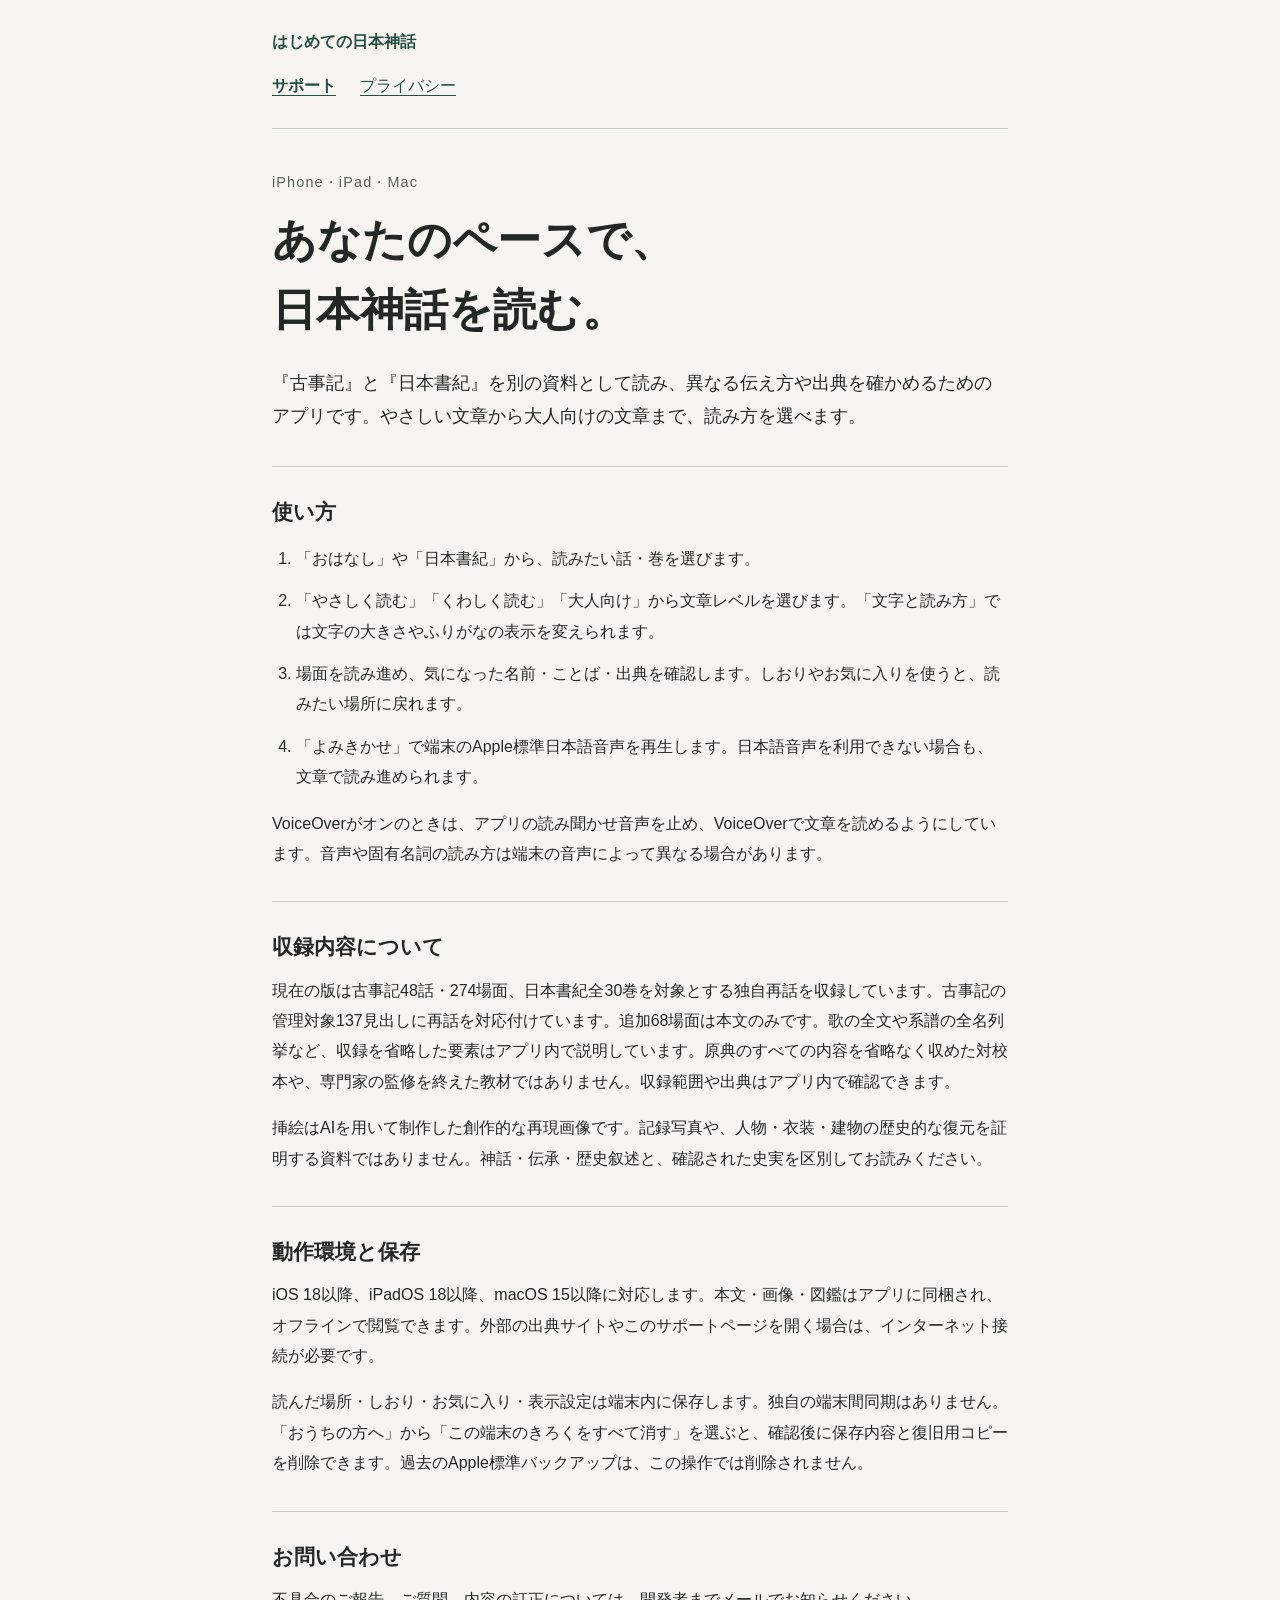
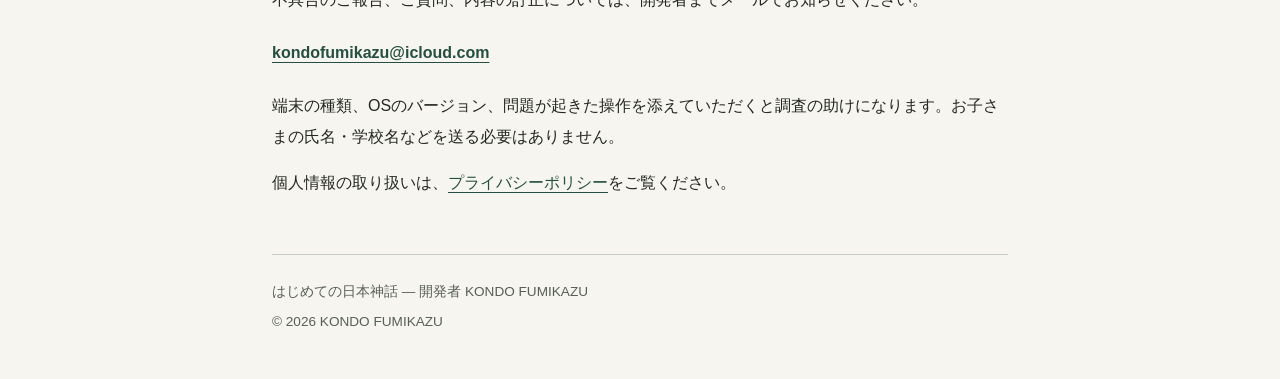
<file: index.html>
<!doctype html>
<html lang="ja">
<head>
  <meta charset="utf-8">
  <meta name="viewport" content="width=device-width, initial-scale=1">
  <meta name="description" content="はじめての日本神話の使い方、お問い合わせ、プライバシーポリシー。iPhone、iPad、Macで古事記と日本書紀を読むアプリです。">
  <title>サポート | はじめての日本神話</title>
  <link rel="stylesheet" href="style.css">
</head>
<body>
  <a class="skip-link" href="#main">本文へ移動</a>
  <header class="site-header">
    <a class="brand" href="./">はじめての日本神話</a>
    <nav aria-label="公開情報">
      <a href="./" aria-current="page">サポート</a>
      <a href="privacy.html">プライバシー</a>
    </nav>
  </header>
  <main id="main">
    <p class="eyebrow">iPhone・iPad・Mac</p>
    <h1>あなたのペースで、<br>日本神話を読む。</h1>
    <p class="lead">『古事記』と『日本書紀』を別の資料として読み、異なる伝え方や出典を確かめるためのアプリです。やさしい文章から大人向けの文章まで、読み方を選べます。</p>
    <section aria-labelledby="usage">
      <h2 id="usage">使い方</h2>
      <ol>
        <li>「おはなし」や「日本書紀」から、読みたい話・巻を選びます。</li>
        <li>「やさしく読む」「くわしく読む」「大人向け」から文章レベルを選びます。「文字と読み方」では文字の大きさやふりがなの表示を変えられます。</li>
        <li>場面を読み進め、気になった名前・ことば・出典を確認します。しおりやお気に入りを使うと、読みたい場所に戻れます。</li>
        <li>「よみきかせ」で端末のApple標準日本語音声を再生します。日本語音声を利用できない場合も、文章で読み進められます。</li>
      </ol>
      <p>VoiceOverがオンのときは、アプリの読み聞かせ音声を止め、VoiceOverで文章を読めるようにしています。音声や固有名詞の読み方は端末の音声によって異なる場合があります。</p>
    </section>
    <section aria-labelledby="content">
      <h2 id="content">収録内容について</h2>
      <p>現在の版は古事記48話・274場面、日本書紀全30巻を対象とする独自再話を収録しています。古事記の管理対象137見出しに再話を対応付けています。追加68場面は本文のみです。歌の全文や系譜の全名列挙など、収録を省略した要素はアプリ内で説明しています。原典のすべての内容を省略なく収めた対校本や、専門家の監修を終えた教材ではありません。収録範囲や出典はアプリ内で確認できます。</p>
      <p>挿絵はAIを用いて制作した創作的な再現画像です。記録写真や、人物・衣装・建物の歴史的な復元を証明する資料ではありません。神話・伝承・歴史叙述と、確認された史実を区別してお読みください。</p>
    </section>
    <section aria-labelledby="requirements">
      <h2 id="requirements">動作環境と保存</h2>
      <p>iOS 18以降、iPadOS 18以降、macOS 15以降に対応します。本文・画像・図鑑はアプリに同梱され、オフラインで閲覧できます。外部の出典サイトやこのサポートページを開く場合は、インターネット接続が必要です。</p>
      <p>読んだ場所・しおり・お気に入り・表示設定は端末内に保存します。独自の端末間同期はありません。「おうちの方へ」から「この端末のきろくをすべて消す」を選ぶと、確認後に保存内容と復旧用コピーを削除できます。過去のApple標準バックアップは、この操作では削除されません。</p>
    </section>
    <section aria-labelledby="contact">
      <h2 id="contact">お問い合わせ</h2>
      <p>不具合のご報告、ご質問、内容の訂正については、開発者までメールでお知らせください。</p>
      <p><a class="contact-link" href="mailto:kondofumikazu@icloud.com">kondofumikazu@icloud.com</a></p>
      <p>端末の種類、OSのバージョン、問題が起きた操作を添えていただくと調査の助けになります。お子さまの氏名・学校名などを送る必要はありません。</p>
      <p>個人情報の取り扱いは、<a href="privacy.html">プライバシーポリシー</a>をご覧ください。</p>
    </section>
  </main>
  <footer>
    <p>はじめての日本神話 — 開発者 KONDO FUMIKAZU</p>
    <p>© 2026 KONDO FUMIKAZU</p>
  </footer>
</body>
</html>
</file>
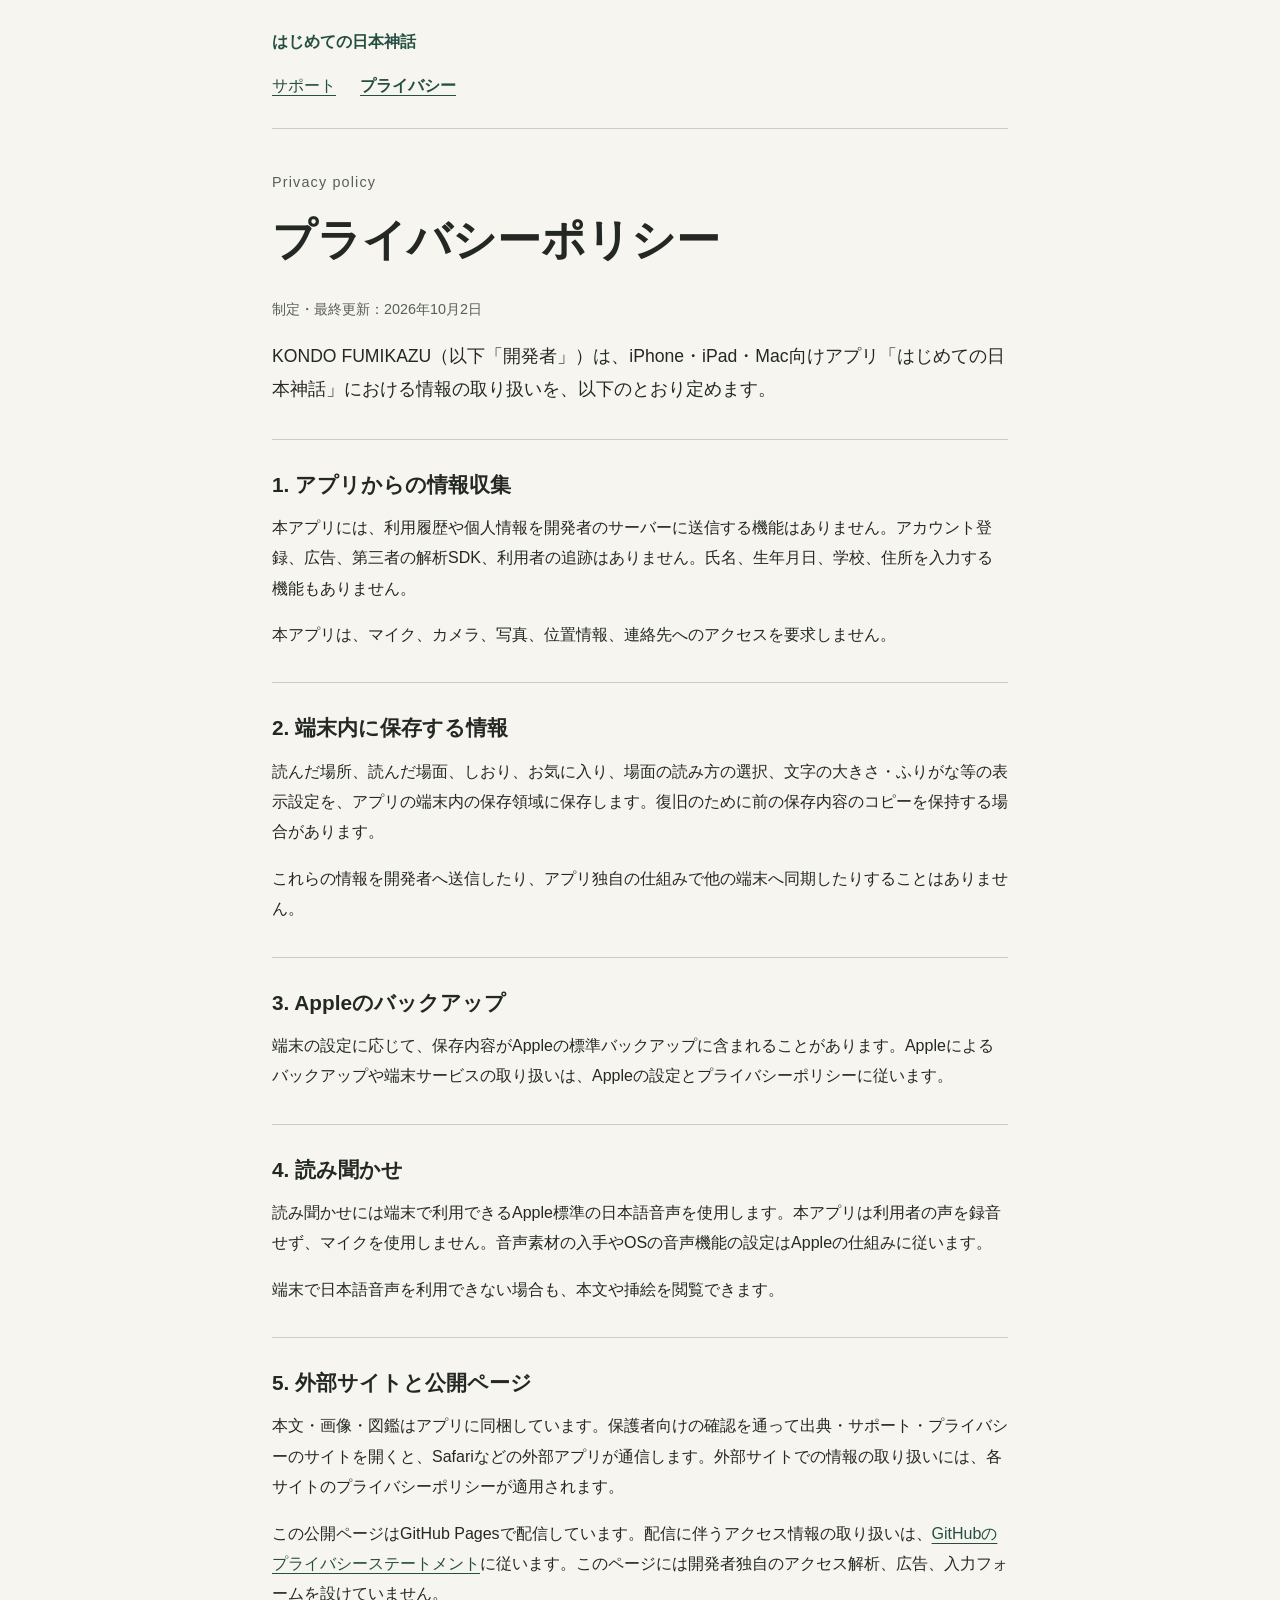
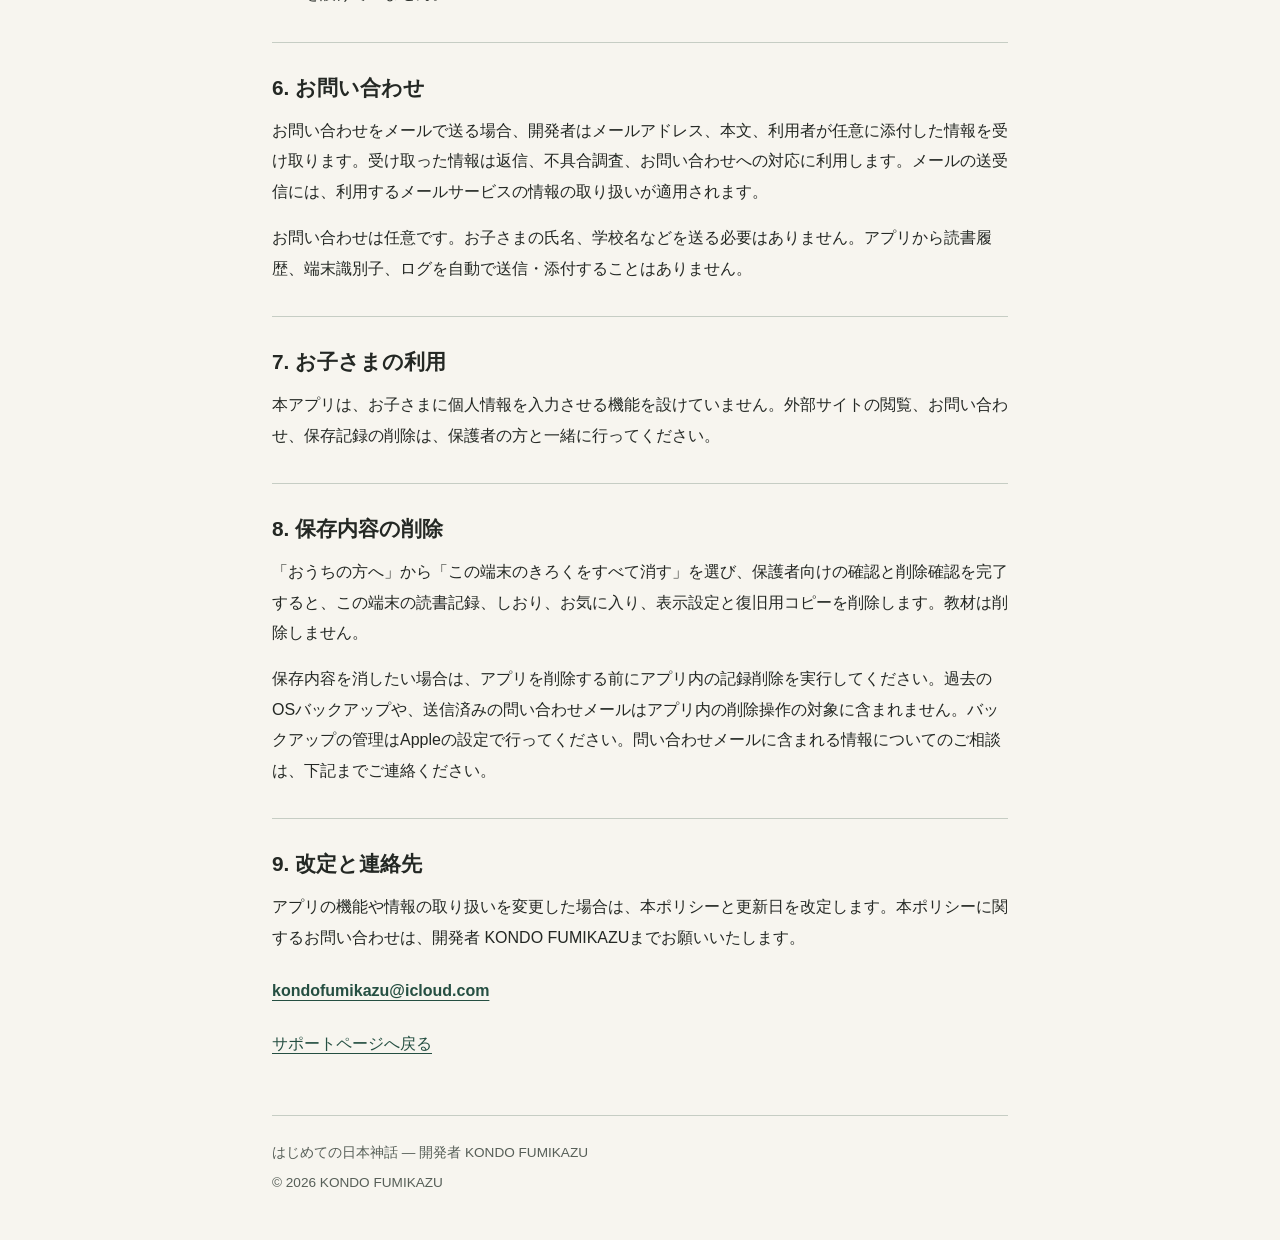
<file: privacy.html>
<!doctype html>
<html lang="ja">
<head>
  <meta charset="utf-8">
  <meta name="viewport" content="width=device-width, initial-scale=1">
  <meta name="description" content="はじめての日本神話のプライバシーポリシー。端末内の読書記録、読み上げ、外部サイト、お問い合わせの情報の取り扱いを説明します。">
  <title>プライバシーポリシー | はじめての日本神話</title>
  <link rel="stylesheet" href="style.css">
</head>
<body>
  <a class="skip-link" href="#main">本文へ移動</a>
  <header class="site-header">
    <a class="brand" href="./">はじめての日本神話</a>
    <nav aria-label="公開情報">
      <a href="./">サポート</a>
      <a href="privacy.html" aria-current="page">プライバシー</a>
    </nav>
  </header>
  <main id="main">
    <p class="eyebrow">Privacy policy</p>
    <h1>プライバシーポリシー</h1>
    <p class="updated">制定・最終更新：<time datetime="2026-10-02">2026年10月2日</time></p>
    <p class="lead">KONDO FUMIKAZU（以下「開発者」）は、iPhone・iPad・Mac向けアプリ「はじめての日本神話」における情報の取り扱いを、以下のとおり定めます。</p>
    <section aria-labelledby="collection">
      <h2 id="collection">1. アプリからの情報収集</h2>
      <p>本アプリには、利用履歴や個人情報を開発者のサーバーに送信する機能はありません。アカウント登録、広告、第三者の解析SDK、利用者の追跡はありません。氏名、生年月日、学校、住所を入力する機能もありません。</p>
      <p>本アプリは、マイク、カメラ、写真、位置情報、連絡先へのアクセスを要求しません。</p>
    </section>
    <section aria-labelledby="local">
      <h2 id="local">2. 端末内に保存する情報</h2>
      <p>読んだ場所、読んだ場面、しおり、お気に入り、場面の読み方の選択、文字の大きさ・ふりがな等の表示設定を、アプリの端末内の保存領域に保存します。復旧のために前の保存内容のコピーを保持する場合があります。</p>
      <p>これらの情報を開発者へ送信したり、アプリ独自の仕組みで他の端末へ同期したりすることはありません。</p>
    </section>
    <section aria-labelledby="backup">
      <h2 id="backup">3. Appleのバックアップ</h2>
      <p>端末の設定に応じて、保存内容がAppleの標準バックアップに含まれることがあります。Appleによるバックアップや端末サービスの取り扱いは、Appleの設定とプライバシーポリシーに従います。</p>
    </section>
    <section aria-labelledby="speech">
      <h2 id="speech">4. 読み聞かせ</h2>
      <p>読み聞かせには端末で利用できるApple標準の日本語音声を使用します。本アプリは利用者の声を録音せず、マイクを使用しません。音声素材の入手やOSの音声機能の設定はAppleの仕組みに従います。</p>
      <p>端末で日本語音声を利用できない場合も、本文や挿絵を閲覧できます。</p>
    </section>
    <section aria-labelledby="external">
      <h2 id="external">5. 外部サイトと公開ページ</h2>
      <p>本文・画像・図鑑はアプリに同梱しています。保護者向けの確認を通って出典・サポート・プライバシーのサイトを開くと、Safariなどの外部アプリが通信します。外部サイトでの情報の取り扱いには、各サイトのプライバシーポリシーが適用されます。</p>
      <p>この公開ページはGitHub Pagesで配信しています。配信に伴うアクセス情報の取り扱いは、<a href="https://docs.github.com/en/site-policy/privacy-policies/github-general-privacy-statement">GitHubのプライバシーステートメント</a>に従います。このページには開発者独自のアクセス解析、広告、入力フォームを設けていません。</p>
    </section>
    <section aria-labelledby="mail">
      <h2 id="mail">6. お問い合わせ</h2>
      <p>お問い合わせをメールで送る場合、開発者はメールアドレス、本文、利用者が任意に添付した情報を受け取ります。受け取った情報は返信、不具合調査、お問い合わせへの対応に利用します。メールの送受信には、利用するメールサービスの情報の取り扱いが適用されます。</p>
      <p>お問い合わせは任意です。お子さまの氏名、学校名などを送る必要はありません。アプリから読書履歴、端末識別子、ログを自動で送信・添付することはありません。</p>
    </section>
    <section aria-labelledby="children">
      <h2 id="children">7. お子さまの利用</h2>
      <p>本アプリは、お子さまに個人情報を入力させる機能を設けていません。外部サイトの閲覧、お問い合わせ、保存記録の削除は、保護者の方と一緒に行ってください。</p>
    </section>
    <section aria-labelledby="deletion">
      <h2 id="deletion">8. 保存内容の削除</h2>
      <p>「おうちの方へ」から「この端末のきろくをすべて消す」を選び、保護者向けの確認と削除確認を完了すると、この端末の読書記録、しおり、お気に入り、表示設定と復旧用コピーを削除します。教材は削除しません。</p>
      <p>保存内容を消したい場合は、アプリを削除する前にアプリ内の記録削除を実行してください。過去のOSバックアップや、送信済みの問い合わせメールはアプリ内の削除操作の対象に含まれません。バックアップの管理はAppleの設定で行ってください。問い合わせメールに含まれる情報についてのご相談は、下記までご連絡ください。</p>
    </section>
    <section aria-labelledby="changes">
      <h2 id="changes">9. 改定と連絡先</h2>
      <p>アプリの機能や情報の取り扱いを変更した場合は、本ポリシーと更新日を改定します。本ポリシーに関するお問い合わせは、開発者 KONDO FUMIKAZUまでお願いいたします。</p>
      <p><a class="contact-link" href="mailto:kondofumikazu@icloud.com">kondofumikazu@icloud.com</a></p>
      <p><a href="./">サポートページへ戻る</a></p>
    </section>
  </main>
  <footer>
    <p>はじめての日本神話 — 開発者 KONDO FUMIKAZU</p>
    <p>© 2026 KONDO FUMIKAZU</p>
  </footer>
</body>
</html>
</file>
<file: style.css>
:root {
  color-scheme: light dark;
  --paper: #f7f5ef;
  --ink: #242824;
  --muted: #575f58;
  --accent: #254f42;
  --line: #c6cdc4;
  --focus: #9b3e15;
}
* { box-sizing: border-box; }
body {
  margin: 0;
  padding: 0 1.25rem;
  color: var(--ink);
  background: var(--paper);
  font-family: -apple-system, BlinkMacSystemFont, "Hiragino Kaku Gothic ProN", "Yu Gothic", sans-serif;
  font-size: 1rem;
  line-height: 1.9;
  overflow-wrap: anywhere;
}
a { color: var(--accent); text-underline-offset: .22em; }
a:focus-visible { outline: 3px solid var(--focus); outline-offset: 5px; border-radius: 2px; }
.site-header, main, footer { max-width: 46rem; margin-inline: auto; }
.site-header { padding-block: 1.25rem; border-bottom: 1px solid var(--line); }
.brand { display: inline-flex; min-height: 44px; align-items: center; font-weight: 700; text-decoration: none; }
nav { display: flex; flex-wrap: wrap; gap: .25rem 1.5rem; }
nav a { display: inline-flex; min-height: 44px; align-items: center; }
nav [aria-current="page"] { font-weight: 700; }
main { padding-block: 2.5rem; }
.eyebrow { margin: 0 0 .6rem; color: var(--muted); font-size: .9rem; letter-spacing: .08em; }
h1 { margin: 0 0 1.25rem; font-family: "Hiragino Mincho ProN", "Yu Mincho", serif; font-size: clamp(1.65rem, 5vw, 2.75rem); line-height: 1.6; }
h2 { margin: 0 0 .75rem; font-size: 1.3rem; line-height: 1.6; }
p { margin-block: 0 1rem; }
.lead { font-size: 1.1rem; }
.updated { color: var(--muted); font-size: .9rem; }
section { margin-top: 2rem; padding-top: 1.75rem; border-top: 1px solid var(--line); }
ol { padding-left: 1.5rem; }
li { margin-bottom: .75rem; }
.contact-link { display: inline-flex; align-items: center; min-height: 44px; font-weight: 700; }
footer { padding-block: 1.5rem 2.5rem; border-top: 1px solid var(--line); color: var(--muted); font-size: .85rem; }
footer p { margin-block: 0 .25rem; }
.skip-link { position: absolute; top: .5rem; left: 1rem; padding: .5rem 1rem; background: var(--paper); transform: translateY(-180%); }
.skip-link:focus { transform: translateY(0); }
@media (prefers-color-scheme: dark) {
  :root { --paper: #1c211e; --ink: #edf1eb; --muted: #c1cabe; --accent: #abdbc4; --line: #556355; --focus: #ffc08e; }
}
</file>
